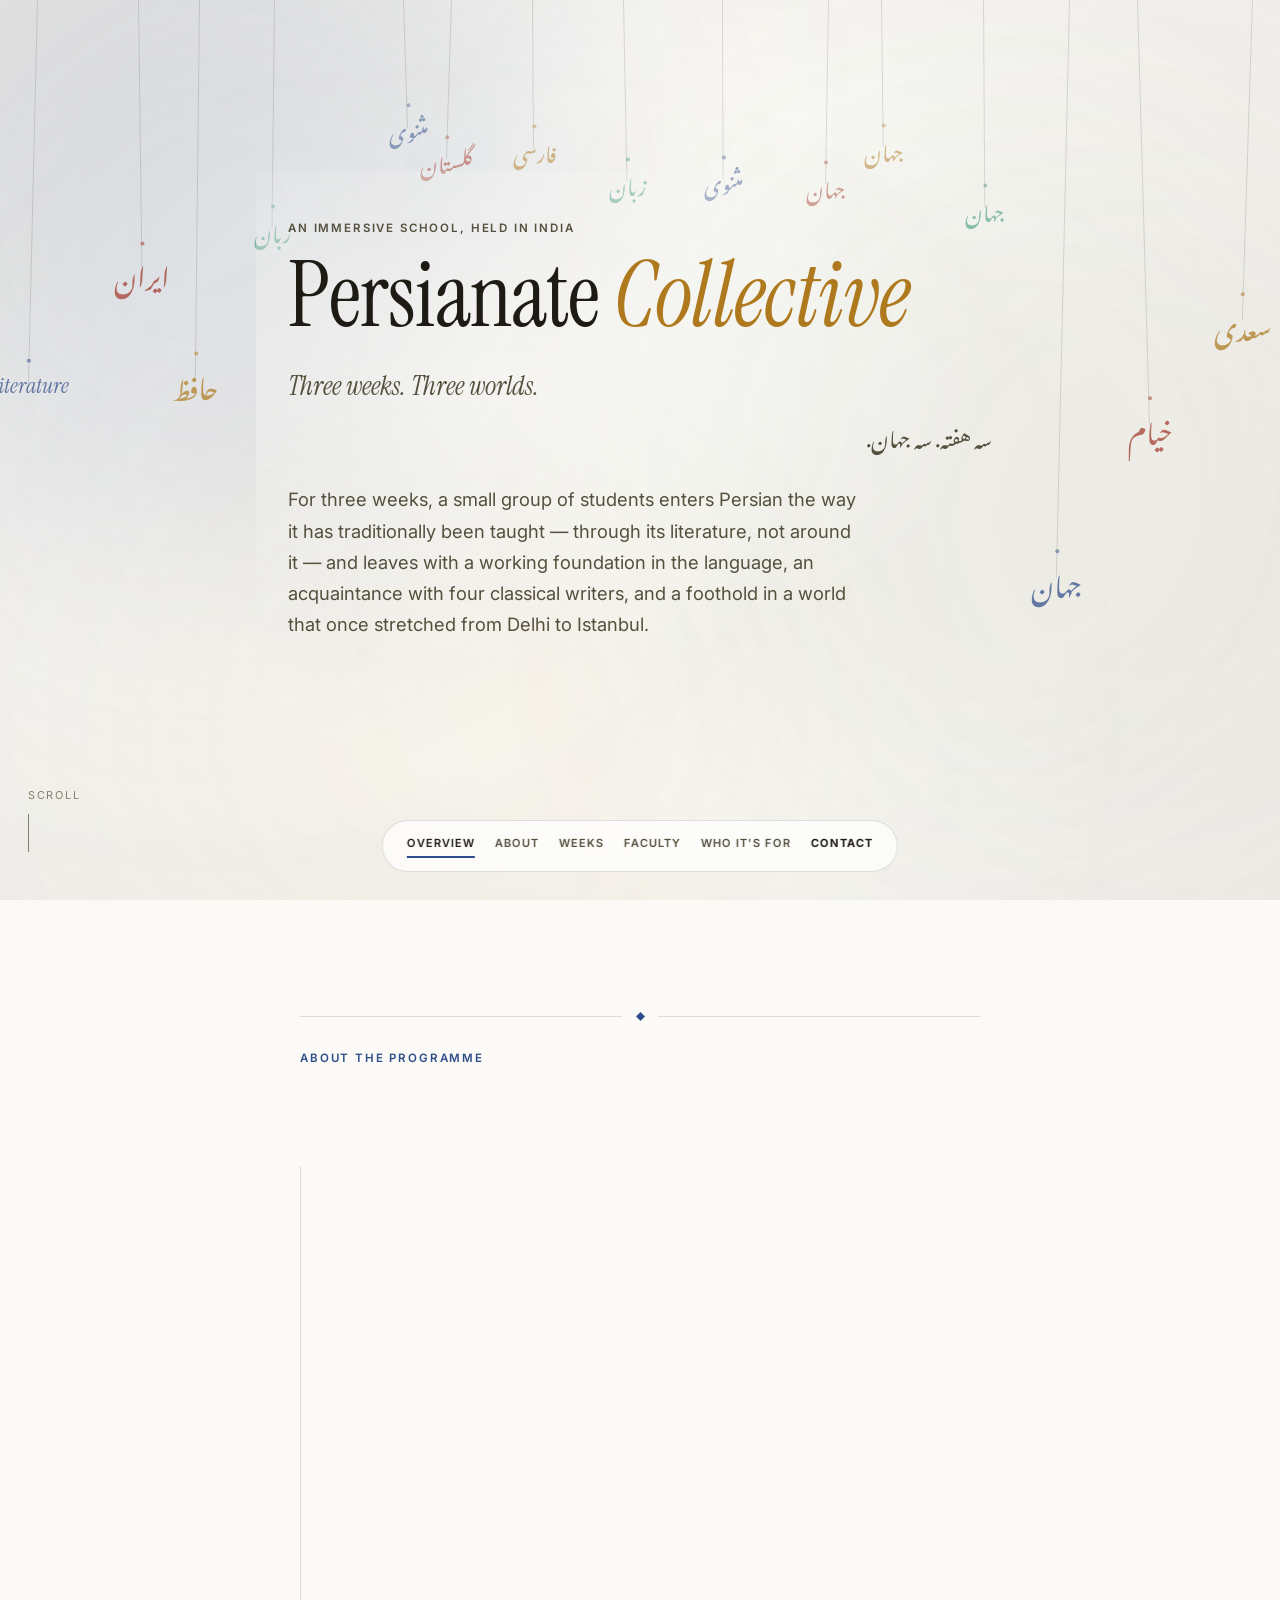
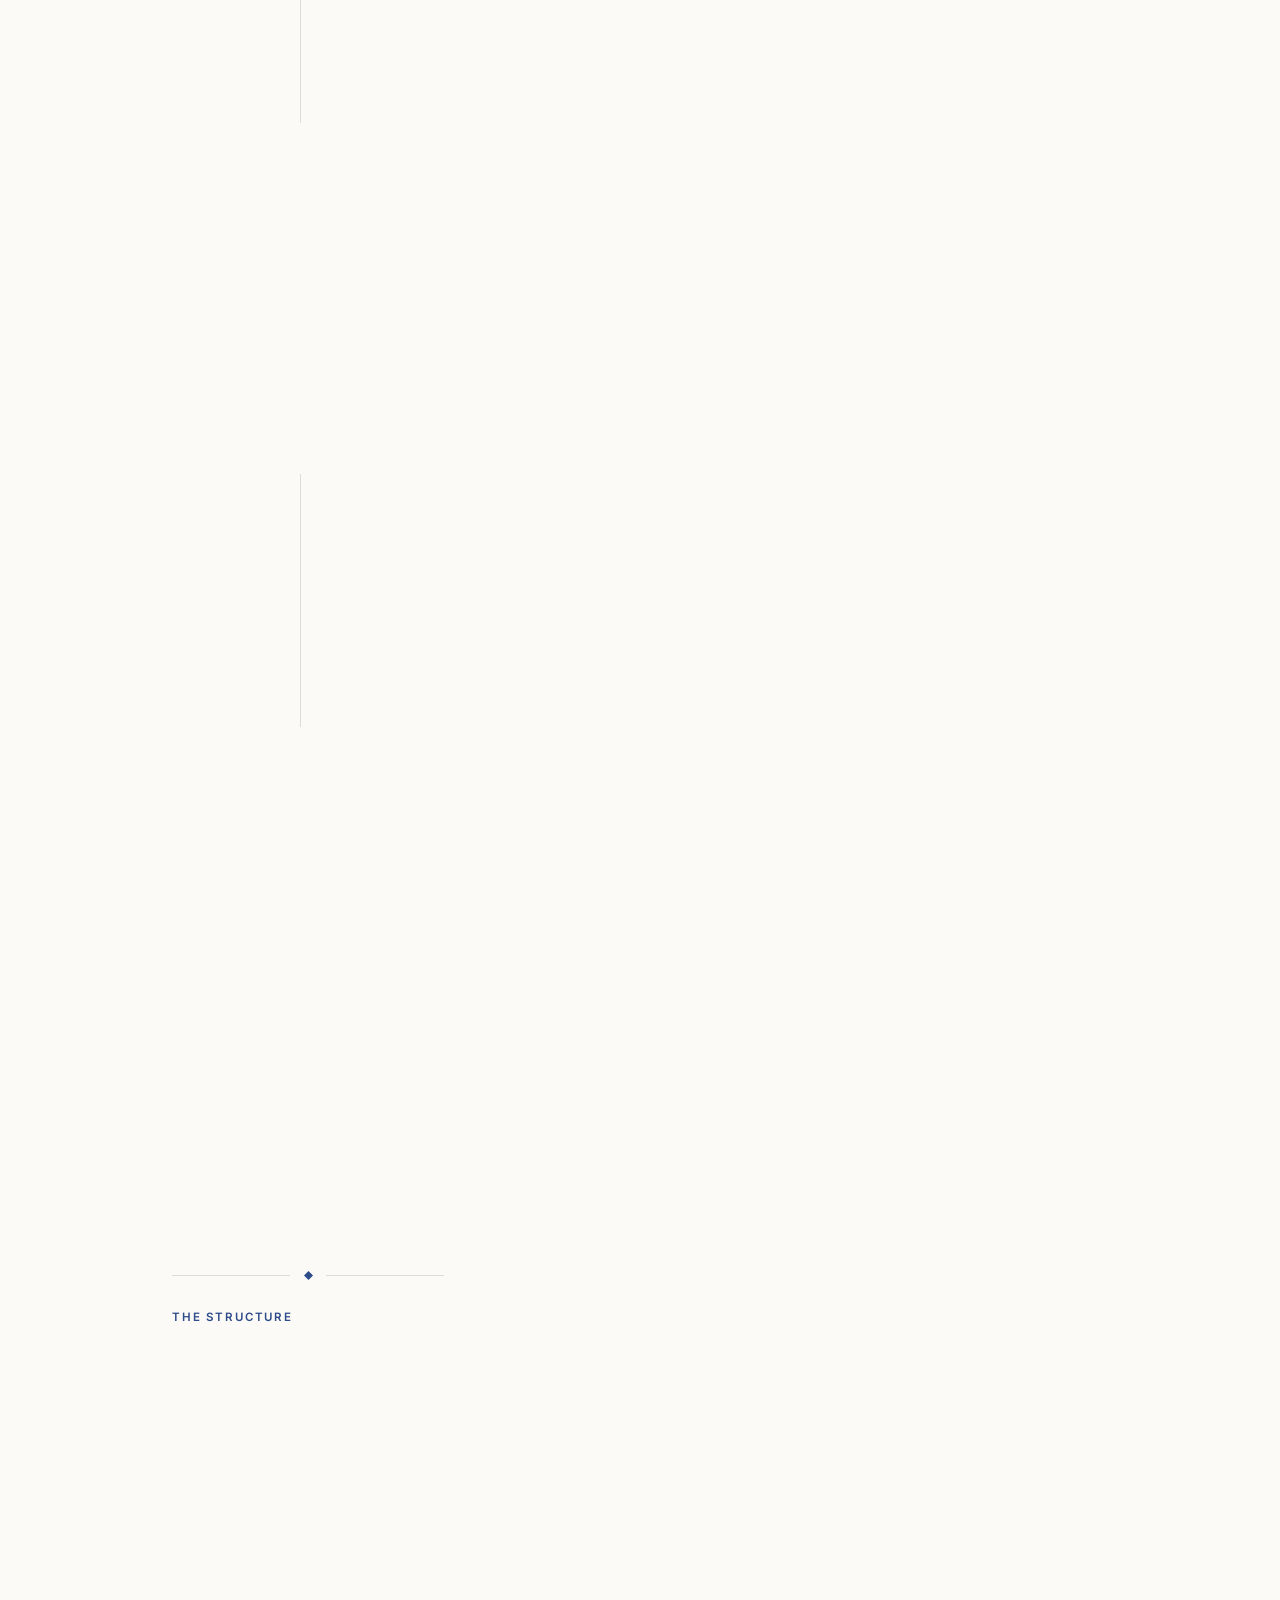
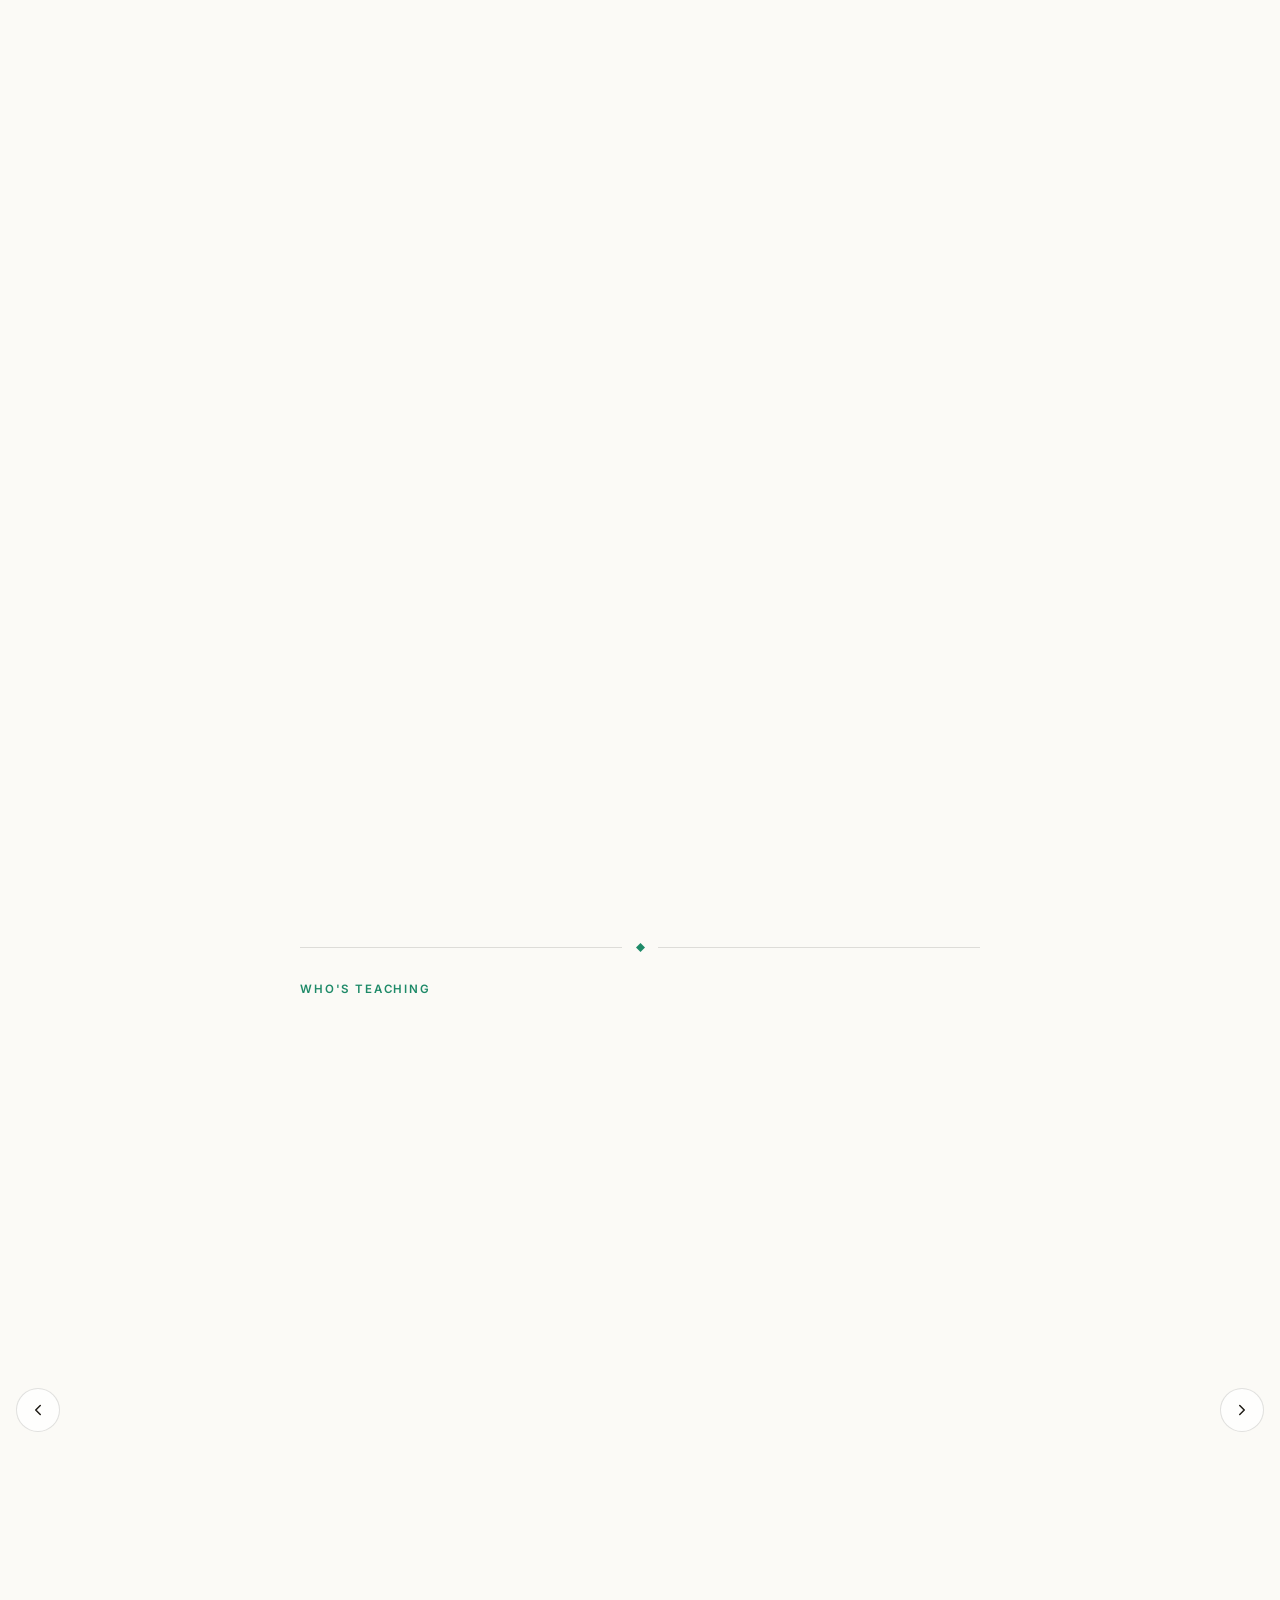
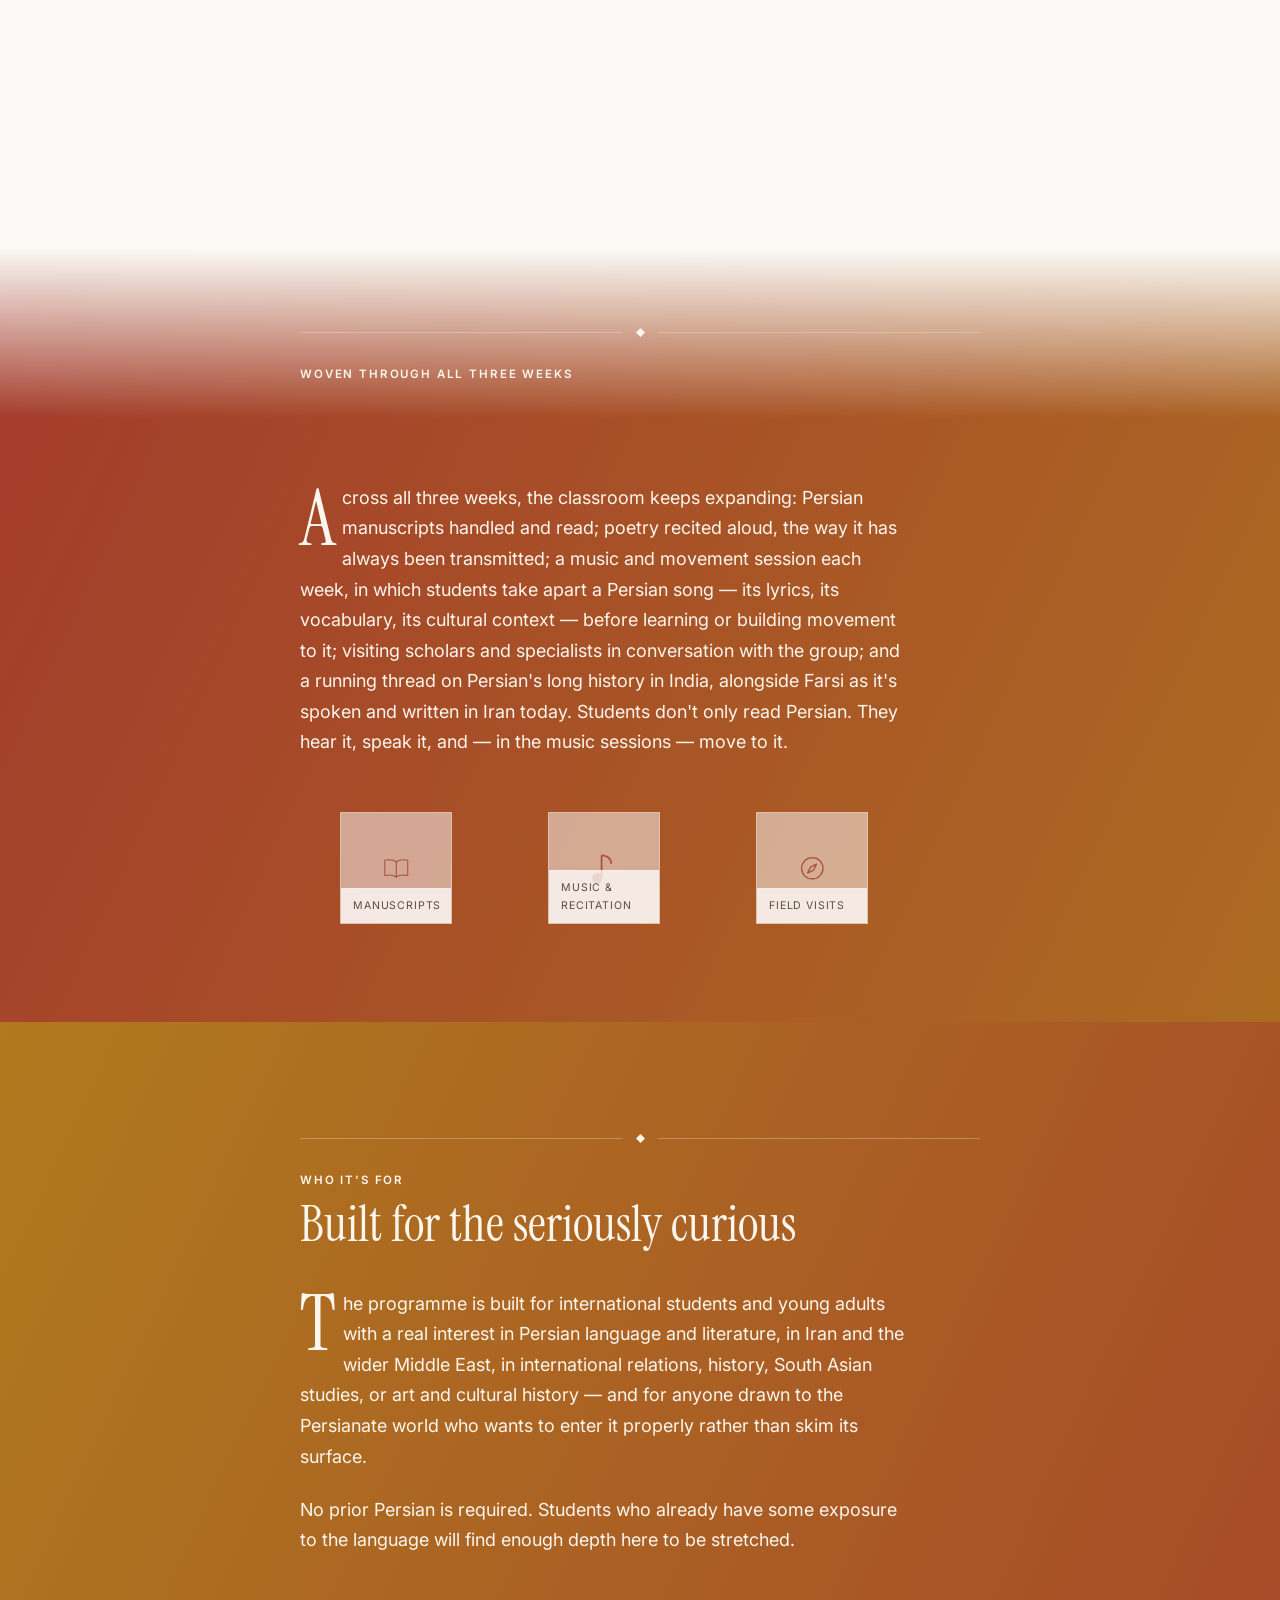
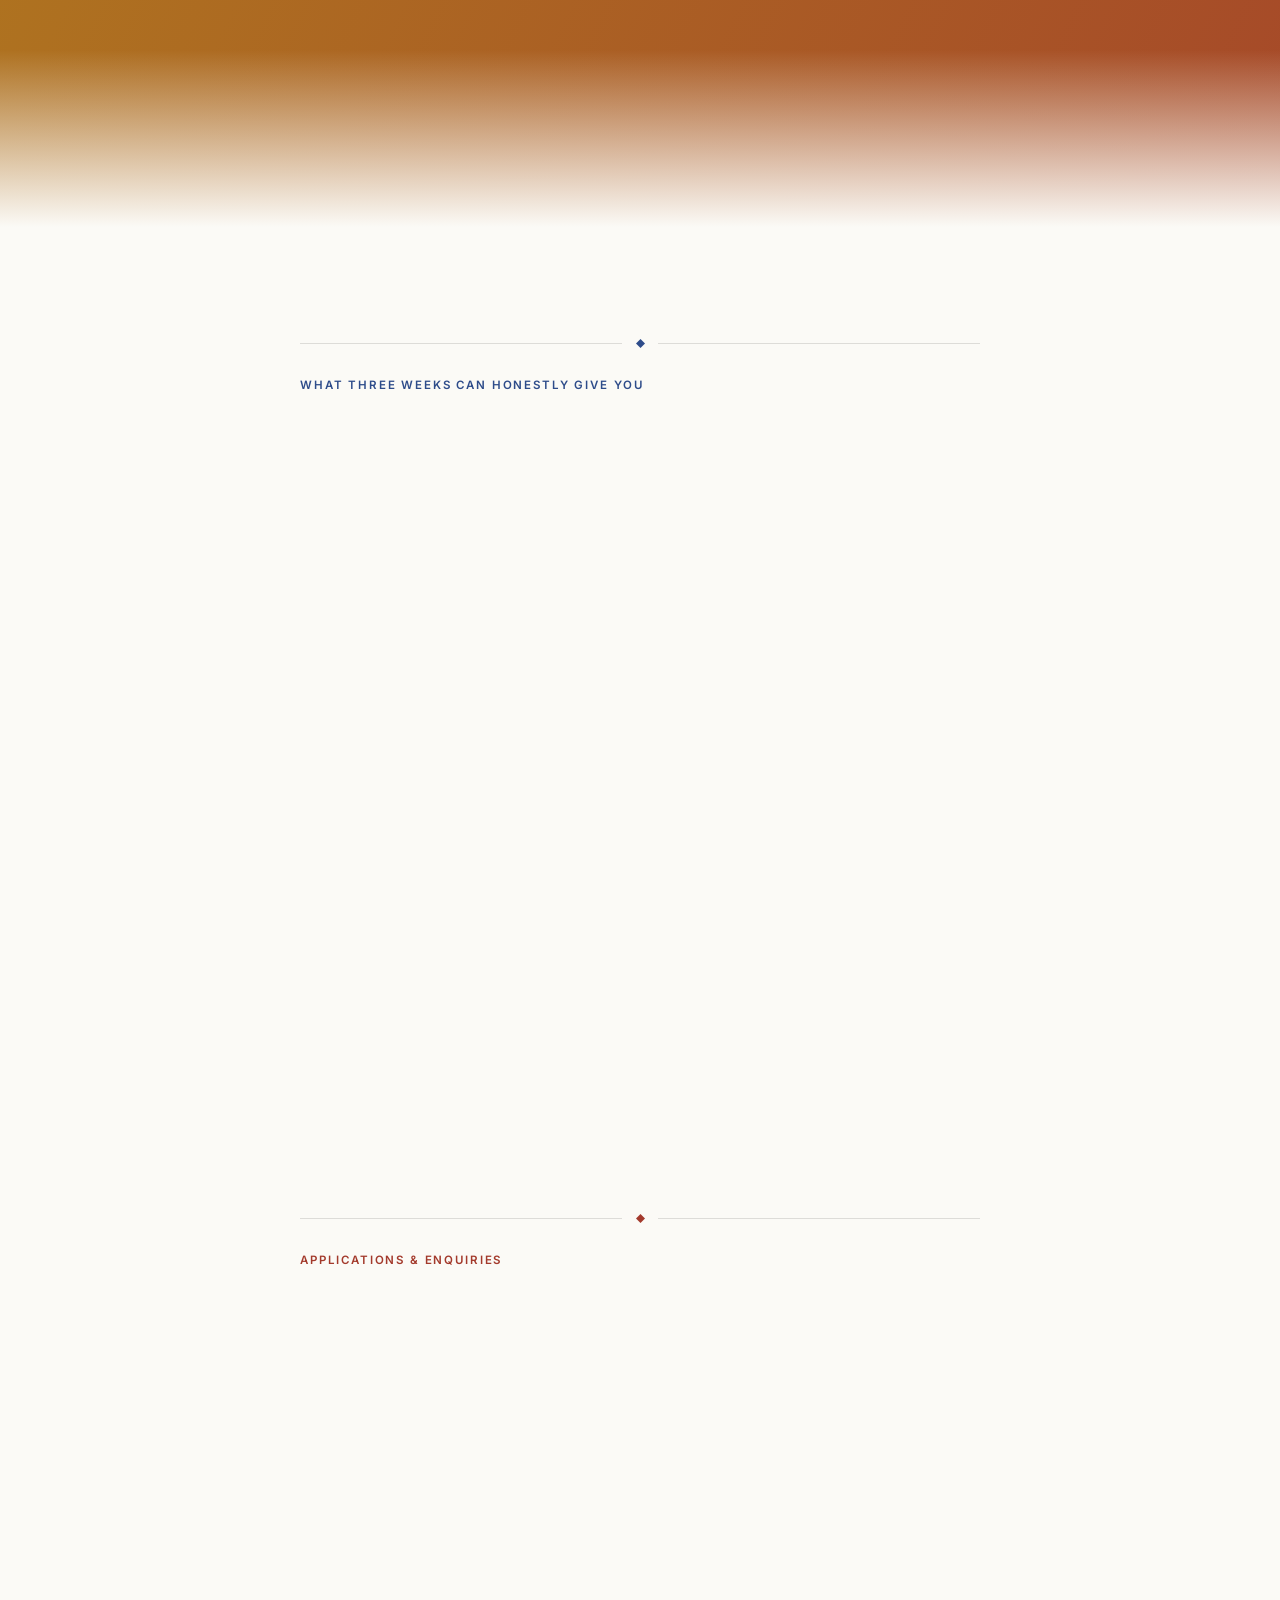
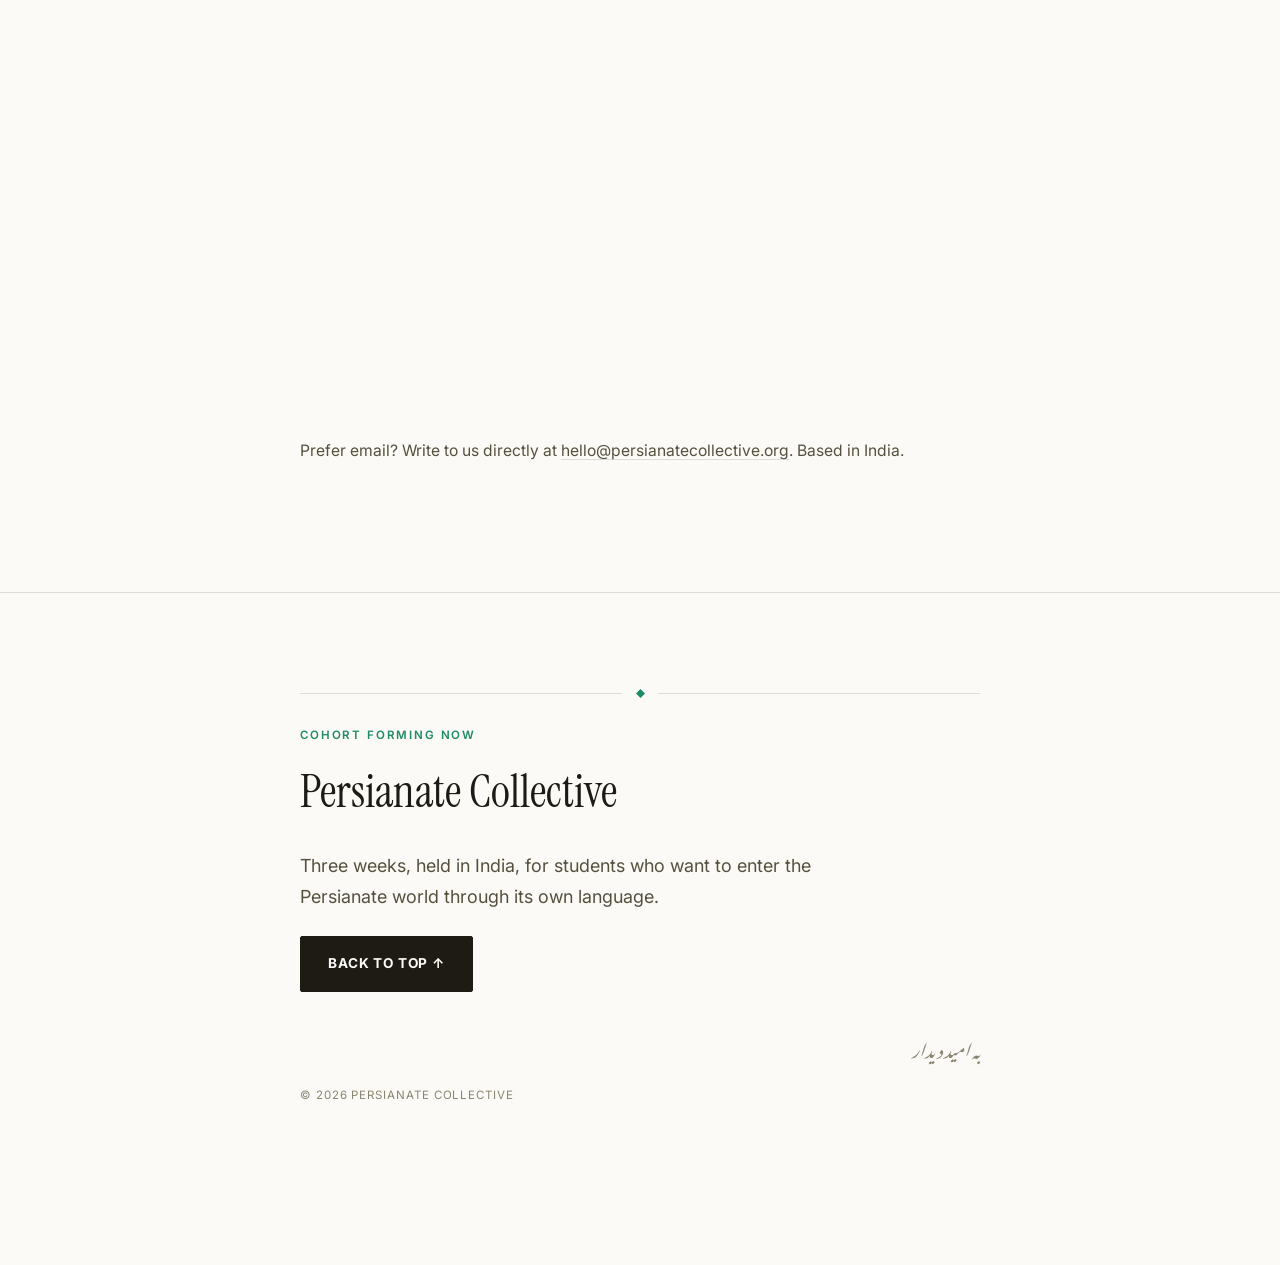
<file: index.html>
<!doctype html>
<html lang="en">
<head>
<meta charset="UTF-8">
<meta name="viewport" content="width=device-width, initial-scale=1">
<title>Persianate Collective — An Immersive School of Persian Language &amp; Literature, in India</title>
<meta name="description" content="A three-week immersive school in India where students learn Persian through literature and enter the wider Persianate world through language, history, music, movement and culture.">
<meta name="theme-color" content="#FBFAF6">
<link rel="icon" href="data:image/svg+xml,%3Csvg xmlns='http://www.w3.org/2000/svg' viewBox='0 0 10 10'%3E%3Crect width='10' height='10' fill='%23FBFAF6'/%3E%3Cpath d='M5 1L9 5L5 9L1 5Z' fill='%232E4C8A'/%3E%3C/svg%3E">
<link rel="preconnect" href="https://fonts.googleapis.com">
<link rel="preconnect" href="https://fonts.gstatic.com" crossorigin>
<link href="https://fonts.googleapis.com/css2?family=Instrument+Serif:ital@0;1&amp;family=Inter:wght@400;500;600;700&amp;family=Noto+Nastaliq+Urdu:wght@400;700&amp;family=Vazirmatn:wght@400;500;600&amp;display=swap" rel="stylesheet">
<link rel="stylesheet" href="css/styles.css">
</head>
<body>

<div class="aurora" aria-hidden="true">
  <span class="aurora__blob aurora__blob--a"></span>
  <span class="aurora__blob aurora__blob--b"></span>
  <span class="aurora__blob aurora__blob--c"></span>
  <span class="aurora__blob aurora__blob--d"></span>
</div>

<header class="hero" id="top" data-nav-track="true" data-accent="lapis">
  <div class="hero-strings" id="hero-strings" aria-hidden="true"></div>
  <div class="hero__inner">
    <p class="eyebrow hero__eyebrow">An immersive school, held in India</p>
    <h1 class="hero__title" id="hero-title">Persianate <em>Collective</em></h1>
    <p class="hero__sub" id="hero-sub">Three weeks. Three worlds.</p>
    <p class="hero__sub-gloss" lang="fa" dir="rtl">سه هفته. سه جهان.</p>
    <p class="hero__intro hero-fade">For three weeks, a small group of students enters Persian the way it has traditionally been taught — through its literature, not around it — and leaves with a working foundation in the language, an acquaintance with four classical writers, and a foothold in a world that once stretched from Delhi to Istanbul.</p>
  </div>
  <div class="hero__scroll" aria-hidden="true">
    <span>Scroll</span>
    <span class="line"></span>
  </div>
</header>

<section id="about" class="section" data-accent="lapis" data-nav-track="true">
  <div class="container">
    <div class="ornament" aria-hidden="true">
      <svg width="9" height="9" viewBox="0 0 10 10" fill="none" focusable="false"><path d="M5 0L10 5L5 10L0 5Z" fill="currentColor"/></svg>
    </div>
    <p class="eyebrow">About the programme</p>
    <h2 class="section__title reveal">Not merely a language school</h2>

    <div class="beats">
      <p class="beat beat--lead reveal">Persianate Collective is a three-week school of Persian language, literature and culture, taught in India to an international group of students.</p>
      <p class="beat reveal">Most language programmes begin with grammar and hope that culture arrives later, if it arrives at all.</p>
      <p class="beat reveal">We begin from the opposite premise: that Persian is best learned through the texts, sounds and habits of mind Persian speakers have used to think for the better part of a millennium.</p>
      <p class="beat beat--emphasis reveal">A student who has recited a line of Hafez before they can order tea has learned something a textbook cannot teach.</p>
      <p class="beat reveal">We are not, in other words, simply a Persian language school. Grammar and script are the entry point, not the destination.</p>
    </div>

    <div class="text-list reveal">
      <p class="text-list__label">The four texts</p>
      <ul class="text-list__items">
        <li><span class="text-list__title">Golestān</span><span class="gloss" lang="fa" dir="rtl">گلستان</span><span class="text-list__author">Saʿdī</span></li>
        <li><span class="text-list__title">Masnavi</span><span class="gloss" lang="fa" dir="rtl">مثنوی</span><span class="text-list__author">Rumi</span></li>
        <li><span class="text-list__title">Rubaiyat</span><span class="gloss" lang="fa" dir="rtl">رباعیات</span><span class="text-list__author">Khayyam</span></li>
        <li><span class="text-list__title">Ghazals</span><span class="gloss" lang="fa" dir="rtl">غزل</span><span class="text-list__author">Hafez</span></li>
      </ul>
    </div>

    <div class="beats">
      <p class="beat reveal">Students meet all four first in translation, then, in fragments, in the original.</p>
      <p class="beat reveal">Manuscripts, recitation, music and the movement built to carry it, and conversations with scholars and specialists, sit alongside the texts.</p>
      <p class="beat beat--emphasis reveal">Persian, on this programme, is heard and spoken as often as it is read.</p>
    </div>

    <figure class="plate plate--wide reveal" aria-hidden="true">
      <svg viewBox="0 0 48 48" stroke-width="2.2" stroke-linecap="round" stroke-linejoin="round"><path d="M40 8c-14 2-24 12-28 30l-4 2 2-4C14 22 24 12 38 8z" stroke="currentColor" fill="none"/><path d="M8 40l6-6" stroke="currentColor" fill="none"/></svg>
      <figcaption class="plate__caption">Photograph — manuscript folio (placeholder)</figcaption>
    </figure>
  </div>
</section>

<section id="weeks" class="section" data-accent="lapis" data-nav-track="true">
  <div class="container container--weeks">
    <div class="weeks-grid">
      <div class="weeks-intro">
        <div class="ornament" aria-hidden="true">
          <svg width="9" height="9" viewBox="0 0 10 10" fill="none" focusable="false"><path d="M5 0L10 5L5 10L0 5Z" fill="currentColor"/></svg>
        </div>
        <p class="eyebrow">The structure</p>
        <h2 class="section__title reveal">Three weeks. Three worlds.</h2>
        <p class="prose-lead reveal">The programme follows one throughline — language into literature into world — and each week carries its own weight.</p>
      </div>

      <div class="weeks-list">
        <article class="week reveal" data-accent="lapis">
          <p class="week__num">01</p>
          <p class="week__title">Language <span class="gloss" lang="fa" dir="rtl">زبان</span></p>
          <p>Week one builds the foundation: script, pronunciation, core vocabulary and grammar, enough to begin reading simple Persian unassisted. The aim isn't mastery. It's sufficiency — enough of the language, quickly enough, that week two has something real to work with.</p>
        </article>
        <article class="week reveal" data-accent="madder">
          <p class="week__num">02</p>
          <p class="week__title">Literature <span class="gloss" lang="fa" dir="rtl">ادبیات</span></p>
          <p>Week two puts that foundation to use. Students read Saʿdī, Rumi, Khayyam and Hafez with the Persian they now have, moving between the original and its translation to see what each loses and gains. The texts are read as literature, not as language drills — for their stories, their metaphors, their long argument with each other across centuries — with grammar taught through them rather than before them.</p>
        </article>
        <article class="week reveal" data-accent="saffron">
          <p class="week__num">03</p>
          <p class="week__title">World <span class="gloss" lang="fa" dir="rtl">جهان</span></p>
          <p>Week three moves outside the classroom, into Persianate India and contemporary Iran: basic Farsi news, music and poetry heard rather than read, conversations with scholars, and field visits that place the language in the world it actually lives in. By the end of the week, Persian has stopped being a subject and started being a way of encountering things.</p>
        </article>
      </div>
    </div>
  </div>
</section>

<section id="faculty" class="section section--faculty" data-accent="emerald" data-nav-track="true">
  <div class="container">
    <div class="ornament" aria-hidden="true">
      <svg width="9" height="9" viewBox="0 0 10 10" fill="none" focusable="false"><path d="M5 0L10 5L5 10L0 5Z" fill="currentColor"/></svg>
    </div>
    <p class="eyebrow">Who's teaching</p>
    <h2 class="section__title reveal">The faculty</h2>
    <p class="prose-lead reveal">Placeholder profiles for now — swap in real photographs and biographies before this goes live. Click a card to see how the expanded layout reads.</p>
  </div>

  <div class="faculty-carousel">
    <div class="faculty-carousel__track" id="faculty-track">
      <button type="button" class="faculty-card reveal" aria-haspopup="dialog"
        data-name="Faculty Name" data-role="Persian Language" data-gloss="استاد زبان"
        data-bio="Add a short biography here — background, qualifications, and what this instructor brings to the language sessions.">
        <span class="faculty-card__plate" aria-hidden="true">
          <svg viewBox="0 0 60 72" fill="currentColor"><circle cx="30" cy="24" r="16"/><path d="M4 70c0-16 11.6-26 26-26s26 10 26 26"/></svg>
        </span>
        <span class="faculty-card__name">Faculty Name</span>
        <span class="faculty-card__role">Persian Language</span>
        <span class="faculty-card__hint">View profile →</span>
      </button>

      <button type="button" class="faculty-card reveal" aria-haspopup="dialog"
        data-name="Faculty Name" data-role="Classical Literature" data-gloss="استاد ادبیات"
        data-bio="Add a short biography here — background, qualifications, and what this instructor brings to the literature sessions.">
        <span class="faculty-card__plate" aria-hidden="true">
          <svg viewBox="0 0 60 72" fill="currentColor"><circle cx="30" cy="24" r="16"/><path d="M4 70c0-16 11.6-26 26-26s26 10 26 26"/></svg>
        </span>
        <span class="faculty-card__name">Faculty Name</span>
        <span class="faculty-card__role">Classical Literature</span>
        <span class="faculty-card__hint">View profile →</span>
      </button>

      <button type="button" class="faculty-card reveal" aria-haspopup="dialog"
        data-name="Faculty Name" data-role="Music &amp; Movement" data-gloss="استاد موسیقی"
        data-bio="Add a short biography here — background, qualifications, and what this instructor brings to the music and movement sessions.">
        <span class="faculty-card__plate" aria-hidden="true">
          <svg viewBox="0 0 60 72" fill="currentColor"><circle cx="30" cy="24" r="16"/><path d="M4 70c0-16 11.6-26 26-26s26 10 26 26"/></svg>
        </span>
        <span class="faculty-card__name">Faculty Name</span>
        <span class="faculty-card__role">Music &amp; Movement</span>
        <span class="faculty-card__hint">View profile →</span>
      </button>

      <button type="button" class="faculty-card reveal" aria-haspopup="dialog"
        data-name="Faculty Name" data-role="Visiting Scholar" data-gloss="استاد میهمان"
        data-bio="Add a short biography here — background, area of specialism, and the session or conversation they'll lead in week three.">
        <span class="faculty-card__plate" aria-hidden="true">
          <svg viewBox="0 0 60 72" fill="currentColor"><circle cx="30" cy="24" r="16"/><path d="M4 70c0-16 11.6-26 26-26s26 10 26 26"/></svg>
        </span>
        <span class="faculty-card__name">Faculty Name</span>
        <span class="faculty-card__role">Visiting Scholar</span>
        <span class="faculty-card__hint">View profile →</span>
      </button>
    </div>
    <button type="button" class="faculty-carousel__arrow faculty-carousel__arrow--prev" id="faculty-prev" aria-label="Previous faculty member">
      <svg width="18" height="18" viewBox="0 0 24 24" fill="none" stroke="currentColor" stroke-width="2" stroke-linecap="round" stroke-linejoin="round"><path d="M15 18l-6-6 6-6"/></svg>
    </button>
    <button type="button" class="faculty-carousel__arrow faculty-carousel__arrow--next" id="faculty-next" aria-label="Next faculty member">
      <svg width="18" height="18" viewBox="0 0 24 24" fill="none" stroke="currentColor" stroke-width="2" stroke-linecap="round" stroke-linejoin="round"><path d="M9 18l6-6-6-6"/></svg>
    </button>
  </div>
</section>

<section id="texture" class="section section--tight section--bold" data-accent="madder">
  <div class="container">
    <div class="ornament" aria-hidden="true">
      <svg width="9" height="9" viewBox="0 0 10 10" fill="none" focusable="false"><path d="M5 0L10 5L5 10L0 5Z" fill="currentColor"/></svg>
    </div>
    <p class="eyebrow">Woven through all three weeks</p>
    <h2 class="section__title reveal">The texture of the programme</h2>
    <div class="prose reveal">
      <p>Across all three weeks, the classroom keeps expanding: Persian manuscripts handled and read; poetry recited aloud, the way it has always been transmitted; a music and movement session each week, in which students take apart a Persian song — its lyrics, its vocabulary, its cultural context — before learning or building movement to it; visiting scholars and specialists in conversation with the group; and a running thread on Persian's long history in India, alongside Farsi as it's spoken and written in Iran today. Students don't only read Persian. They hear it, speak it, and — in the music sessions — move to it.</p>
    </div>
    <div class="plate-row reveal">
      <figure class="plate plate--square" aria-hidden="true">
        <svg viewBox="0 0 60 48" stroke-width="2.2" stroke-linecap="round" stroke-linejoin="round"><path d="M30 10C24 6 14 5 6 7v32c8-2 18-1 24 3 6-4 16-5 24-3V7c-8-2-18-1-24 3z" stroke="currentColor" fill="none"/><path d="M30 10v32" stroke="currentColor" fill="none"/></svg>
        <figcaption class="plate__caption">Manuscripts</figcaption>
      </figure>
      <figure class="plate plate--square" aria-hidden="true">
        <svg viewBox="0 0 40 48" fill="currentColor"><circle cx="10" cy="38" r="7"/><rect x="15" y="6" width="2.4" height="33"/><path d="M17.4 6c8 1 12 5 12 11" stroke="currentColor" stroke-width="2.4" fill="none" stroke-linecap="round"/></svg>
        <figcaption class="plate__caption">Music &amp; recitation</figcaption>
      </figure>
      <figure class="plate plate--square" aria-hidden="true">
        <svg viewBox="0 0 48 48" stroke-width="2.2" stroke-linecap="round" stroke-linejoin="round"><circle cx="24" cy="24" r="18" stroke="currentColor" fill="none"/><path d="M31 17l-5 10-10 5 5-10 10-5z" stroke="currentColor" fill="none"/></svg>
        <figcaption class="plate__caption">Field visits</figcaption>
      </figure>
    </div>
  </div>
</section>

<section id="who" class="section section--bold" data-accent="saffron" data-nav-track="true">
  <div class="container">
    <div class="ornament" aria-hidden="true">
      <svg width="9" height="9" viewBox="0 0 10 10" fill="none" focusable="false"><path d="M5 0L10 5L5 10L0 5Z" fill="currentColor"/></svg>
    </div>
    <p class="eyebrow">Who it's for</p>
    <h2 class="section__title reveal">Built for the seriously curious</h2>
    <div class="prose reveal">
      <p>The programme is built for international students and young adults with a real interest in Persian language and literature, in Iran and the wider Middle East, in international relations, history, South Asian studies, or art and cultural history — and for anyone drawn to the Persianate world who wants to enter it properly rather than skim its surface.</p>
      <p>No prior Persian is required. Students who already have some exposure to the language will find enough depth here to be stretched.</p>
    </div>
    <ul class="tag-row reveal">
      <li class="tag">Persian Language</li>
      <li class="tag">Persian Literature</li>
      <li class="tag">Iran &amp; the Middle East</li>
      <li class="tag">International Relations</li>
      <li class="tag">History</li>
      <li class="tag">South Asian Studies</li>
      <li class="tag">Art &amp; Cultural History</li>
    </ul>
  </div>
</section>

<section id="why" class="section" data-accent="lapis">
  <div class="container">
    <div class="ornament" aria-hidden="true">
      <svg width="9" height="9" viewBox="0 0 10 10" fill="none" focusable="false"><path d="M5 0L10 5L5 10L0 5Z" fill="currentColor"/></svg>
    </div>
    <p class="eyebrow">What three weeks can honestly give you</p>
    <h2 class="section__title reveal">We won't promise fluency</h2>

    <div class="faq-list reveal">
      <div class="faq-item">
        <button type="button" class="faq-item__q" aria-expanded="false">
          <span>Will I be fluent in Persian after three weeks?</span>
          <span class="faq-item__icon" aria-hidden="true"></span>
        </button>
        <div class="faq-item__a">
          <div class="faq-item__a-inner">
            <p>No — and any programme that promises that isn't being straight with you. Three weeks gives you a real foundation, not fluency.</p>
          </div>
        </div>
      </div>

      <div class="faq-item">
        <button type="button" class="faq-item__q" aria-expanded="false">
          <span>What will I actually be able to do by the end?</span>
          <span class="faq-item__icon" aria-hidden="true"></span>
        </button>
        <div class="faq-item__a">
          <div class="faq-item__a-inner">
            <p>Read simple Persian. Speak with a working introduction to four major classical writers. Follow Persian's long history in India. Open a window onto contemporary Iran and its news.</p>
          </div>
        </div>
      </div>

      <div class="faq-item">
        <button type="button" class="faq-item__q" aria-expanded="false">
          <span>Who will I be spending these three weeks with?</span>
          <span class="faq-item__icon" aria-hidden="true"></span>
        </button>
        <div class="faq-item__a">
          <div class="faq-item__a-inner">
            <p>Scholars and artists, as much as fellow students — the programme is built around that company as much as the classroom.</p>
          </div>
        </div>
      </div>

      <div class="faq-item">
        <button type="button" class="faq-item__q" aria-expanded="false">
          <span>What's the one thing that matters most, after the three weeks end?</span>
          <span class="faq-item__icon" aria-hidden="true"></span>
        </button>
        <div class="faq-item__a">
          <div class="faq-item__a-inner">
            <p>More durable than any single skill on this list: the tools and the curiosity to keep going.</p>
          </div>
        </div>
      </div>
    </div>

    <blockquote class="pullquote reveal">Language into literature into world.</blockquote>
  </div>
</section>

<section id="contact" class="section" data-accent="madder" data-nav-track="true">
  <div class="container">
    <div class="ornament" aria-hidden="true">
      <svg width="9" height="9" viewBox="0 0 10 10" fill="none" focusable="false"><path d="M5 0L10 5L5 10L0 5Z" fill="currentColor"/></svg>
    </div>
    <p class="eyebrow">Applications &amp; enquiries</p>
    <h2 class="section__title reveal">Begin the conversation</h2>
    <p class="prose-lead reveal">Tell us about your interest in Persian — your background with the language, if any, and when you're hoping to join us. We read and reply to every enquiry.</p>

    <form class="form reveal" id="enquiry-form" novalidate>
      <div class="field">
        <label for="name">Full name</label>
        <input type="text" id="name" name="name" autocomplete="name" required>
      </div>
      <div class="field">
        <label for="email">Email</label>
        <input type="email" id="email" name="email" autocomplete="email" required>
      </div>
      <div class="field">
        <label for="level">Your Persian, currently</label>
        <select id="level" name="level">
          <option value="new">New to Persian</option>
          <option value="some">Some prior exposure</option>
          <option value="advanced">Advanced beginner or beyond</option>
        </select>
      </div>
      <div class="field">
        <label for="message">Tell us about your interest</label>
        <textarea id="message" name="message" rows="5" required></textarea>
      </div>
      <button type="submit" class="btn">Send enquiry</button>
    </form>

    <div class="form__success" id="form-success" hidden>Thank you — we've received your note and will be in touch soon.</div>

    <p class="form__note">Prefer email? Write to us directly at <a class="text-link" href="mailto:hello@persianatecollective.org">hello@persianatecollective.org</a>. Based in India.</p>
  </div>
</section>

<footer class="footer" data-accent="emerald">
  <div class="container">
    <div class="ornament" aria-hidden="true">
      <svg width="9" height="9" viewBox="0 0 10 10" fill="none" focusable="false"><path d="M5 0L10 5L5 10L0 5Z" fill="currentColor"/></svg>
    </div>
    <p class="eyebrow">Cohort forming now</p>
    <h2 class="footer__title">Persianate Collective</h2>
    <p class="footer__text">Three weeks, held in India, for students who want to enter the Persianate world through its own language.</p>
    <a class="btn" href="#top">Back to top ↑</a>
    <p class="footer__signoff" lang="fa" dir="rtl">به امید دیدار</p>
    <p class="meta">© <span id="year"></span> Persianate Collective</p>
  </div>
</footer>

<nav class="site-nav" aria-label="Section navigation">
  <a href="#top" data-section="top">Overview</a>
  <a href="#about" data-section="about">About</a>
  <a href="#weeks" data-section="weeks">Weeks</a>
  <a href="#faculty" data-section="faculty">Faculty</a>
  <a href="#who" data-section="who">Who it's for</a>
  <a href="#contact" data-section="contact" class="contact-link">Contact</a>
</nav>

<div class="modal-overlay" id="faculty-modal" hidden>
  <div class="modal" role="dialog" aria-modal="true" aria-labelledby="modal-name">
    <button type="button" class="modal__close" id="modal-close" aria-label="Close profile">×</button>
    <span class="modal__plate" aria-hidden="true">
      <svg viewBox="0 0 60 72" fill="currentColor"><circle cx="30" cy="24" r="16"/><path d="M4 70c0-16 11.6-26 26-26s26 10 26 26"/></svg>
    </span>
    <p class="eyebrow modal__role" id="modal-role"></p>
    <h3 class="modal__name" id="modal-name"></h3>
    <p class="modal__gloss" id="modal-gloss" lang="fa" dir="rtl"></p>
    <p class="modal__bio" id="modal-bio"></p>
  </div>
</div>

<script src="js/script.js"></script>
</body>
</html>
</file>
<file: css/styles.css>
/* ============================================================
   Persianate Collective — v4
   Soft white ground, a barely-there pastel wash of lapis / madder
   / saffron / emerald drifting behind everything, and a hero title
   whose letters idle in a continuous wave, like a string settling
   into a standing vibration rather than a stack of masks lifting.
   ============================================================ */

:root{
  --bg: #FBFAF6;
  --bg-raised: #FFFFFF;
  --text: #1E1B15;
  --text-soft: #55503E;
  --text-faint: #8A8570;
  --rule: rgba(30, 27, 21, 0.13);

  --lapis: #2E4C8A;
  --madder: #A33A2C;
  --saffron: #B07A1E;
  --emerald: #1E8A68;

  --nav-accent: var(--lapis);
  --measure: 38rem;

  --display-font: "Instrument Serif", Georgia, "Times New Roman", serif;
  --body-font: "Inter", -apple-system, BlinkMacSystemFont, sans-serif;
  --utility-font: "Inter", -apple-system, BlinkMacSystemFont, sans-serif;
  --script-font: "Noto Nastaliq Urdu", serif;
  --fa-font: "Vazirmatn", "Noto Nastaliq Urdu", sans-serif;
}

*, *::before, *::after{ box-sizing: border-box; }
html{ scroll-behavior: smooth; }

body{
  margin: 0;
  background: var(--bg);
  color: var(--text);
  font-family: var(--body-font);
  font-size: 1.125rem;
  line-height: 1.7;
  -webkit-font-smoothing: antialiased;
  text-rendering: optimizeLegibility;
  position: relative;
}

img{ max-width: 100%; display: block; }
a{ color: inherit; }

/* ---------- Soft gradient wash ---------- */
.aurora{ position: fixed; inset: 0; z-index: 0; overflow: hidden; background: var(--bg); }
.aurora__blob{
  position: absolute;
  width: 56vmax; height: 56vmax;
  border-radius: 50%;
  filter: blur(130px);
  opacity: 0.07;
  mix-blend-mode: multiply;
  transition: opacity 2.8s ease;
  will-change: transform, opacity;
}
.aurora__blob--a{ background: var(--lapis); top: -16%; left: -12%; animation: driftA 75s ease-in-out infinite; }
.aurora__blob--b{ background: var(--madder); top: 18%; right: -18%; animation: driftB 85s ease-in-out infinite; }
.aurora__blob--c{ background: var(--saffron); bottom: -20%; left: 8%; animation: driftC 95s ease-in-out infinite; }
.aurora__blob--d{ background: var(--emerald); bottom: 6%; right: -6%; animation: driftD 80s ease-in-out infinite; opacity: 0.06; }
@keyframes driftA{ 0%,100%{ transform: translate(0,0) scale(1); } 50%{ transform: translate(4vw,5vh) scale(1.08); } }
@keyframes driftB{ 0%,100%{ transform: translate(0,0) scale(1); } 50%{ transform: translate(-5vw,3vh) scale(0.95); } }
@keyframes driftC{ 0%,100%{ transform: translate(0,0) scale(1); } 50%{ transform: translate(3vw,-4vh) scale(1.05); } }
@keyframes driftD{ 0%,100%{ transform: translate(0,0) scale(1); } 50%{ transform: translate(-3vw,-5vh) scale(1.03); } }
body::before{
  content: "";
  position: fixed; inset: 0; z-index: 3; pointer-events: none;
  opacity: 0.045;
  mix-blend-mode: multiply;
  background-image: url("data:image/svg+xml,%3Csvg xmlns='http://www.w3.org/2000/svg' width='140' height='140'%3E%3Cfilter id='n'%3E%3CfeTurbulence type='fractalNoise' baseFrequency='0.9' numOctaves='2' stitchTiles='stitch'/%3E%3CfeColorMatrix type='matrix' values='0 0 0 0 0.15 0 0 0 0 0.12 0 0 0 0 0.08 0 0 0 0.4 0'/%3E%3C/filter%3E%3Crect width='100%25' height='100%25' filter='url(%23n)'/%3E%3C/svg%3E");
}
body::after{
  content: "";
  position: fixed; inset: 0; z-index: 2; pointer-events: none;
  background: radial-gradient(ellipse at center, rgba(30,27,21,0) 55%, rgba(30,27,21,0.05) 100%);
}
@media (max-width: 640px){ .aurora__blob{ width: 80vmax; height: 80vmax; } }

.container{ max-width: 46rem; margin: 0 auto; padding: 0 1.75rem; }

/* ---------- Eyebrow labels ---------- */
.eyebrow{
  font-family: var(--utility-font);
  font-size: 0.72rem; font-weight: 600; letter-spacing: 0.16em; text-transform: uppercase;
  color: var(--section-accent, var(--text-soft));
  margin: 0;
}

/* ---------- Ornament divider ---------- */
.ornament{ display: flex; align-items: center; gap: 0.85rem; margin: 0 0 1.75rem; color: var(--section-accent, var(--text-faint)); position: relative; z-index: 1; }
.ornament::before, .ornament::after{ content: ""; flex: 1; height: 1px; background: var(--rule); }
.ornament svg{ flex: none; }

/* ---------- Accent binding per section ---------- */
[data-accent="lapis"]{ --section-accent: var(--lapis); }
[data-accent="madder"]{ --section-accent: var(--madder); }
[data-accent="saffron"]{ --section-accent: var(--saffron); }
[data-accent="emerald"]{ --section-accent: var(--emerald); }

/* ---------- Bold accent sections — a hard colour cut, not a bg wash ---------- */
.section--bold{
  --accent-alt: var(--saffron);
  background-size: 100% 100%, 260% 260%;
  background-repeat: no-repeat, no-repeat;
  animation: fluidShift 18s ease-in-out infinite;
  color: var(--text);
  --text: #FBF6EE;
  --text-soft: rgba(251, 246, 238, 0.82);
  --text-faint: rgba(251, 246, 238, 0.6);
  --rule: rgba(251, 246, 238, 0.28);
}
/* Texture opens the colour passage — fades up from the page ground so
   there's no seam handing off from the white section above it. */
#texture.section--bold{
  background-image:
    linear-gradient(to bottom, var(--bg) 0%, transparent 22%),
    linear-gradient(115deg, var(--section-accent), var(--accent-alt), var(--section-accent));
}
/* Who continues the same passage (no fade at the shared edge with
   Texture) and closes it by fading back to the page ground at its foot. */
#who.section--bold{
  --accent-alt: var(--madder);
  background-image:
    linear-gradient(to bottom, transparent 78%, var(--bg) 100%),
    linear-gradient(115deg, var(--section-accent), var(--accent-alt), var(--section-accent));
}
@keyframes fluidShift{
  0%{ background-position: 0% 0%, 0% 50%; }
  50%{ background-position: 0% 0%, 100% 50%; }
  100%{ background-position: 0% 0%, 0% 50%; }
}
@media (prefers-reduced-motion: reduce){
  .section--bold{ animation: none; background-position: 0% 0%, 40% 50%; }
}
.section--bold .eyebrow,
.section--bold .ornament,
.section--bold .gloss,
.section--bold .week__num,
.section--bold .prose p:first-of-type::first-letter,
.section--bold .beat--lead::first-letter{
  color: #FBF6EE;
}
.section--bold .plate__caption{ color: #55503E; }

/* ---------- Persian glosses ---------- */
.gloss{
  font-family: var(--fa-font);
  direction: rtl; unicode-bidi: isolate;
  font-size: 0.82rem;
  color: var(--section-accent, var(--text-faint));
  margin-inline-start: 0.35rem;
  white-space: nowrap;
}
.hero__sub-gloss{
  position: relative; z-index: 2;
  font-family: var(--script-font);
  direction: rtl; unicode-bidi: isolate;
  font-size: clamp(1.05rem, 2vw, 1.3rem);
  color: var(--text-soft);
  margin: 0 0 2rem;
}

/* ---------- Letter-wave system (hero title/sub) ---------- */
.wave-letter{
  display: inline-block;
  opacity: 0;
  animation: letterWave 2.4s ease-in-out infinite;
  animation-delay: calc(var(--li, 0) * 0.05s);
  transition: opacity 0.6s ease;
  transition-delay: calc(var(--li, 0) * 0.05s);
}
@keyframes letterWave{
  0%, 100%{ transform: translateY(0); }
  50%{ transform: translateY(-0.16em); }
}
.wave-ready .wave-letter{ opacity: 1; }

/* ---------- Reveal (simple fade for everything else) ---------- */
.reveal{
  opacity: 0;
  transform: translateY(24px);
  filter: blur(7px);
  transition: opacity 0.9s ease, transform 0.9s cubic-bezier(.22,1,.36,1), filter 0.9s ease;
}
.reveal.is-visible{ opacity: 1; transform: translateY(0); filter: blur(0); }
.hero-fade{
  opacity: 0;
  transform: translateY(24px);
  filter: blur(7px);
  transition: opacity 0.9s ease, transform 0.9s cubic-bezier(.22,1,.36,1), filter 0.9s ease;
}
.hero-fade.is-visible{ opacity: 1; transform: translateY(0); filter: blur(0); }

@media (prefers-reduced-motion: reduce){
  html{ scroll-behavior: auto; }
  .reveal, .hero-fade{ opacity: 1; transform: none; filter: none; transition: none; }
  .beats .beat::before{ transition: none; }
  .wave-letter{ animation: none; transform: none; opacity: 1; transition: none; }
  .hero__scroll .line{ animation: none; }
  .aurora__blob{ animation: none; }
}

/* ---------- Hero ---------- */
.hero{ position: relative; z-index: 1; min-height: 100svh; display: flex; flex-direction: column; justify-content: center; padding: 6.5rem 1.75rem 9rem; overflow: hidden; }

/* ---------- String field: a hanging mobile of Persian words, full-bleed ---------- */
.hero-strings{ position: absolute; inset: 0; z-index: 0; overflow: hidden; }
.string-item{ position: absolute; top: 0; }
.string-rotor{ position: relative; width: 1px; background: var(--rule); transform-origin: top center; }
.string-word{
  position: absolute; bottom: 0; left: 50%;
  display: inline-block;
  white-space: nowrap;
  cursor: pointer;
  user-select: none;
  transition: filter 0.2s ease;
}
.string-word:hover{ filter: brightness(0.85); }
.string-word::before{
  content: ""; position: absolute; top: -0.5rem; left: 50%; transform: translateX(-50%);
  width: 4px; height: 4px; border-radius: 50%; background: currentColor; opacity: 0.7;
}
@media (prefers-reduced-motion: reduce){
  .string-item{ display: none; }
}

.hero__inner{ position: relative; z-index: 2; max-width: 44rem; margin: 0 auto; width: 100%; }
.hero__inner::before{
  content: "";
  position: absolute; inset: -3rem -2rem;
  background: radial-gradient(ellipse at 32% 40%, rgba(251,250,246,0.72), transparent 70%);
  z-index: -1;
}
.hero__eyebrow{ color: var(--text-soft); }
.hero__title{
  font-family: var(--display-font);
  font-weight: 400;
  font-size: clamp(2.5rem, 7vw, 5.6rem);
  line-height: 1.08;
  letter-spacing: -0.01em;
  margin: 0.6rem 0 1.1rem;
}
.hero__title em{ font-style: italic; font-weight: 400; color: var(--saffron); }
.wave-word{ display: inline-block; white-space: nowrap; }
.hero__sub{
  font-family: var(--display-font);
  font-style: italic;
  font-weight: 400;
  font-size: clamp(1.2rem, 2.4vw, 1.7rem);
  color: var(--text-soft);
  margin: 0 0 0.5rem;
}
.hero__intro{ max-width: 36rem; font-size: 1.15rem; color: var(--text-soft); margin: 0; }
.hero__cta{ margin-top: 1.75rem; }

/* ---------- Details strip — the "at a glance" facts, right below the fold ---------- */
.details-strip{ position: relative; z-index: 1; padding: 2.5rem 0; border-top: 1px solid var(--rule); border-bottom: 1px solid var(--rule); }
.details-strip__grid{ display: flex; flex-wrap: wrap; gap: 1.75rem 3rem; }
.details-strip__item{ flex: 1 1 8rem; }
.details-strip__label{
  font-family: var(--utility-font);
  font-size: 0.66rem; font-weight: 600; letter-spacing: 0.12em; text-transform: uppercase;
  color: var(--text-faint);
  margin: 0 0 0.4rem;
}
.details-strip__value{ font-family: var(--display-font); font-style: italic; font-size: 1.2rem; color: var(--text); margin: 0; }
@media (max-width: 700px){
  .details-strip__grid{ gap: 1.25rem 2rem; }
  .details-strip__item{ flex: 1 1 40%; }
}

/* ---------- Fee box (contact section) ---------- */
.fee-box{ max-width: var(--measure); margin: 2.5rem 0; padding: 1.75rem 0; border-top: 1px solid var(--rule); border-bottom: 1px solid var(--rule); }
.fee-rows{ margin: 1rem 0 0; display: flex; flex-direction: column; gap: 1.1rem; }
.fee-row{ display: flex; flex-wrap: wrap; gap: 0.3rem 1.5rem; }
.fee-row dt{ flex: 0 0 10rem; margin: 0; font-family: var(--utility-font); font-size: 0.72rem; font-weight: 600; letter-spacing: 0.08em; text-transform: uppercase; color: var(--text-faint); }
.fee-row dd{ flex: 1 1 16rem; margin: 0; color: var(--text-soft); }
.fee-row--amount dd{ font-family: var(--display-font); font-style: italic; font-size: 1.4rem; color: var(--section-accent, var(--text)); }
.hero__scroll{
  position: absolute; z-index: 2; left: 1.75rem; bottom: 3rem;
  display: flex; flex-direction: column; align-items: flex-start; gap: 0.6rem;
  font-family: var(--utility-font); font-size: 0.68rem; letter-spacing: 0.16em; text-transform: uppercase;
  color: var(--text-faint);
}
.hero__scroll .line{ width: 1px; height: 2.4rem; background: var(--text-faint); animation: scrollpulse 2.6s ease-in-out infinite; }
@keyframes scrollpulse{ 0%,100%{ opacity: 0.25; } 50%{ opacity: 1; } }

/* ---------- Sections ---------- */
.section{ position: relative; z-index: 1; padding: 7rem 0; }
.section--tight{ padding: 5rem 0; }
.section__title{
  font-family: var(--display-font);
  font-weight: 400;
  font-size: clamp(2.1rem, 4.4vw, 3.1rem);
  line-height: 1.12;
  margin: 0.4rem 0 2.25rem;
}
.prose-lead{
  font-family: var(--display-font);
  font-style: italic;
  font-size: 1.3rem;
  color: var(--text-soft);
  max-width: var(--measure);
  margin: -1rem 0 2.5rem;
}
.prose{ position: relative; z-index: 1; }
.prose p{ margin: 0 0 1.4rem; max-width: var(--measure); }
.prose p:last-child{ margin-bottom: 0; }
.prose p:first-of-type::first-letter{
  font-family: var(--display-font);
  font-weight: 400;
  font-size: 4.3em;
  float: left;
  line-height: 0.82;
  padding: 0.05em 0.09em 0 0;
  color: var(--section-accent, var(--lapis));
}

/* ---------- Beats (short standalone statements, reveal one by one) ---------- */
.beat{ max-width: var(--measure); margin: 0 0 1.75rem; color: var(--text-soft); position: relative; z-index: 1; }
.beat--lead{ font-size: 1.35rem; color: var(--text); margin-bottom: 2rem; }
.beat--lead::first-letter{
  font-family: var(--display-font);
  font-size: 3.6em;
  float: left;
  line-height: 0.82;
  padding: 0.04em 0.08em 0 0;
  color: var(--section-accent, var(--lapis));
}
.beat--emphasis{
  font-family: var(--display-font);
  font-style: italic;
  font-size: 1.55rem;
  line-height: 1.35;
  color: var(--text);
  margin: 2.25rem 0;
  max-width: 30rem;
}

/* ---------- Beats thread — a strand connecting the sequence, lit up
   beat by beat as each one reveals (reuses the .reveal/.is-visible the
   scroll observer already toggles, no extra JS needed) ---------- */
.beats{
  position: relative;
  padding-left: 1.5rem;
  border-left: 1px solid var(--rule);
  max-width: calc(var(--measure) + 1.5rem);
}
.beats .beat::before{
  content: "";
  position: absolute;
  left: -1.5rem;
  top: 0.6em;
  width: 7px; height: 7px;
  margin-left: -3.5px;
  border-radius: 50%;
  background: var(--section-accent, var(--lapis));
  opacity: 0;
  transition: opacity 0.6s ease, background 0.3s ease;
}
.beats .beat.is-visible::before{ opacity: 1; }
.beats .beat--lead::before{ top: 0.35em; }

/* ---------- Text-list callout (the four classical texts) ---------- */
.text-list{
  position: relative; z-index: 1;
  max-width: var(--measure);
  margin: 2.5rem 0;
  padding: 1.75rem 0;
  border-top: 1px solid var(--rule);
  border-bottom: 1px solid var(--rule);
}
.text-list__label{
  font-family: var(--utility-font);
  font-size: 0.72rem; font-weight: 600; letter-spacing: 0.12em; text-transform: uppercase;
  color: var(--section-accent, var(--text-faint));
  margin: 0 0 1rem;
}
.text-list__items{ list-style: none; margin: 0; padding: 0; display: flex; flex-direction: column; gap: 0.85rem; }
.text-list__items li{ display: flex; align-items: baseline; gap: 0.6rem; flex-wrap: wrap; }
.text-list__title{ font-family: var(--display-font); font-style: italic; font-size: 1.25rem; color: var(--text); }
.text-list__author{ font-family: var(--utility-font); font-size: 0.78rem; letter-spacing: 0.04em; color: var(--text-faint); margin-left: auto; }

/* ---------- Weeks ---------- */
.container--weeks{ max-width: 62rem; }
.weeks-grid{ display: grid; grid-template-columns: 17rem 1fr; gap: 3rem; }
.weeks-intro{ position: sticky; top: 7rem; align-self: start; }
@media (max-width: 800px){
  .weeks-grid{ grid-template-columns: 1fr; gap: 0; }
  .weeks-intro{ position: static; }
}
.weeks-list{ margin-top: 0.5rem; }
.week{ padding: 2.75rem 0; border-top: 1px solid var(--rule); }
.week:last-child{ border-bottom: 1px solid var(--rule); }
.week__num{
  font-family: var(--display-font);
  font-weight: 400;
  font-style: italic;
  font-size: clamp(2.75rem, 6.5vw, 4.1rem);
  color: var(--section-accent);
  line-height: 1;
  margin: 0 0 0.5rem;
}
.week__title{
  display: flex; align-items: baseline;
  font-family: var(--utility-font);
  font-weight: 600; font-size: 0.82rem; letter-spacing: 0.14em; text-transform: uppercase;
  color: var(--text);
  margin: 0 0 0.9rem;
}
.week p:not(.week__title){ max-width: var(--measure); color: var(--text-soft); margin: 0; }

/* ---------- Image plates (placeholders) — frosted glass ---------- */
.plate{
  position: relative;
  border: 1px solid var(--rule);
  background: rgba(255,255,255,0.5);
  backdrop-filter: blur(20px);
  -webkit-backdrop-filter: blur(20px);
  display: flex; align-items: center; justify-content: center;
  overflow: hidden;
}
.plate svg{ width: 26%; opacity: 0.8; color: var(--section-accent, var(--text)); }
.plate--wide{ aspect-ratio: 16 / 7; margin-top: 2.5rem; max-width: var(--measure); }
.plate--square{ aspect-ratio: 1 / 1; }
.plate__caption{
  position: absolute; left: 0; right: 0; bottom: 0;
  font-family: var(--utility-font); font-size: 0.66rem; letter-spacing: 0.08em; text-transform: uppercase;
  color: var(--text-soft);
  background: rgba(255,255,255,0.75);
  padding: 0.5rem 0.75rem;
  border-top: 1px solid var(--rule);
}
.plate-row{ display: grid; grid-template-columns: repeat(auto-fit, minmax(9rem, 1fr)); gap: 1rem; margin-top: 2.25rem; max-width: var(--measure); }

/* ---------- Tags ---------- */
.tag-row{ display: flex; flex-wrap: wrap; gap: 0.6rem; margin: 2rem 0 0; padding: 0; list-style: none; }
.tag{
  font-family: var(--utility-font);
  font-size: 0.72rem; font-weight: 500; letter-spacing: 0.06em; text-transform: uppercase;
  border: 1px solid var(--rule);
  border-radius: 999px;
  padding: 0.45rem 0.9rem;
  color: var(--text-soft);
}

/* ---------- Pull quote ---------- */
.pullquote{
  font-family: var(--display-font);
  font-style: italic;
  font-weight: 400;
  font-size: clamp(1.85rem, 4.2vw, 2.7rem);
  line-height: 1.28;
  color: var(--text);
  border-left: 3px solid var(--section-accent, var(--lapis));
  padding-left: 1.5rem;
  margin: 3rem 0 0;
  max-width: 32rem;
}

/* ---------- FAQ accordion ---------- */
.faq-list{ max-width: var(--measure); margin: 0.5rem 0 3rem; }
.faq-item{ border-bottom: 1px solid var(--rule); }
.faq-item:first-child{ border-top: 1px solid var(--rule); }
.faq-item__q{
  width: 100%;
  display: flex; align-items: center; justify-content: space-between; gap: 1.5rem;
  font: inherit;
  font-family: var(--display-font);
  font-size: 1.3rem;
  color: var(--text);
  background: none; border: none;
  text-align: left;
  cursor: pointer;
  padding: 1.5rem 0;
}
.faq-item__icon{
  position: relative;
  flex: none;
  width: 1.1rem; height: 1.1rem;
}
.faq-item__icon::before, .faq-item__icon::after{
  content: ""; position: absolute; top: 50%; left: 50%;
  background: var(--section-accent, var(--lapis));
  transition: transform 0.3s ease;
}
.faq-item__icon::before{ width: 100%; height: 1.5px; transform: translate(-50%,-50%); }
.faq-item__icon::after{ width: 1.5px; height: 100%; transform: translate(-50%,-50%); }
.faq-item.is-open .faq-item__icon::after{ transform: translate(-50%,-50%) rotate(90deg) scaleY(0); }
.faq-item__a{ display: grid; grid-template-rows: 0fr; transition: grid-template-rows 0.35s ease; }
.faq-item__a-inner{ overflow: hidden; }
.faq-item__a-inner p{ margin: 0 0 1.5rem; max-width: var(--measure); color: var(--text-soft); }
.faq-item.is-open .faq-item__a{ grid-template-rows: 1fr; }
.faq-item__q:focus-visible{ outline: 2px solid var(--lapis); outline-offset: 3px; }

/* ---------- Faculty carousel (full-bleed, edge to edge) ---------- */
.section--faculty{ overflow: hidden; }
.faculty-carousel{ position: relative; margin-top: 2.5rem; }
.faculty-carousel__track{
  display: flex;
  gap: 1.75rem;
  overflow-x: auto;
  scroll-snap-type: x mandatory;
  scroll-padding-left: 1.75rem;
  padding: 0.5rem 1.75rem 1.5rem;
  scrollbar-width: none;
}
.faculty-carousel__track::-webkit-scrollbar{ display: none; }
.faculty-card{
  font: inherit; text-align: left; background: none; border: none; padding: 0; cursor: pointer;
  display: flex; flex-direction: column; gap: 1rem; color: inherit;
  flex: 0 0 auto;
  width: min(78vw, 23rem);
  scroll-snap-align: start;
}
.faculty-card__plate{
  position: relative;
  aspect-ratio: 4 / 5;
  border: 1px solid var(--rule);
  background: rgba(255,255,255,0.5);
  backdrop-filter: blur(20px);
  -webkit-backdrop-filter: blur(20px);
  display: flex; align-items: center; justify-content: center;
  overflow: hidden;
  transition: border-color 0.25s ease, transform 0.25s ease;
}
.faculty-card__plate svg{ width: 34%; opacity: 0.85; color: var(--section-accent, var(--text)); }
.faculty-card:hover .faculty-card__plate, .faculty-card:focus-visible .faculty-card__plate{ border-color: var(--section-accent, var(--emerald)); transform: translateY(-3px); }
.faculty-card__name{ font-family: var(--display-font); font-weight: 400; font-size: 1.7rem; }
.faculty-card__role{ font-family: var(--utility-font); font-size: 0.8rem; letter-spacing: 0.08em; text-transform: uppercase; color: var(--text-soft); }
.faculty-card__hint{ font-family: var(--utility-font); font-size: 0.68rem; letter-spacing: 0.08em; text-transform: uppercase; color: var(--text-faint); transition: color 0.2s ease; }
.faculty-card:hover .faculty-card__hint, .faculty-card:focus-visible .faculty-card__hint{ color: var(--section-accent, var(--emerald)); }
.faculty-carousel__arrow{
  position: absolute; top: 40%; transform: translateY(-50%);
  width: 2.75rem; height: 2.75rem; border-radius: 50%;
  background: rgba(255,255,255,0.75);
  backdrop-filter: blur(10px); -webkit-backdrop-filter: blur(10px);
  border: 1px solid var(--rule);
  display: flex; align-items: center; justify-content: center;
  cursor: pointer;
  color: var(--text);
  transition: background 0.2s ease, color 0.2s ease;
  z-index: 2;
}
.faculty-carousel__arrow:hover{ background: var(--text); color: var(--bg); }
.faculty-carousel__arrow--prev{ left: 1rem; }
.faculty-carousel__arrow--next{ right: 1rem; }
@media (max-width: 640px){
  .faculty-carousel__arrow{ display: none; }
}
.faculty-card:focus-visible{ outline: 2px solid var(--lapis); outline-offset: 4px; }

/* ---------- Modal ---------- */
.modal-overlay{ position: fixed; inset: 0; z-index: 200; background: rgba(30,27,21,0.35); backdrop-filter: blur(4px); display: flex; align-items: center; justify-content: center; padding: 1.75rem; }
.modal-overlay[hidden]{ display: none; }
.modal{
  position: relative;
  background: rgba(255,255,255,0.85);
  backdrop-filter: blur(24px);
  -webkit-backdrop-filter: blur(24px);
  max-width: 26rem; width: 100%;
  padding: 2.5rem 2rem 2rem;
  border: 1px solid var(--rule);
  box-shadow: 0 24px 60px rgba(30,27,21,0.18), 0 0 40px -20px var(--section-accent, var(--emerald));
  max-height: 85vh;
  overflow-y: auto;
}
.modal__close{ position: absolute; top: 0.7rem; right: 0.9rem; background: none; border: none; font-size: 1.6rem; line-height: 1; font-family: var(--utility-font); color: var(--text-soft); cursor: pointer; padding: 0.3rem 0.55rem; }
.modal__close:hover{ color: var(--madder); }
.modal__plate{
  display: flex; margin: 0 auto 1.5rem;
  max-width: 9rem; aspect-ratio: 4 / 5;
  border: 1px solid var(--rule);
  background: rgba(255,255,255,0.55);
  backdrop-filter: blur(16px);
  -webkit-backdrop-filter: blur(16px);
  align-items: center; justify-content: center;
}
.modal__plate svg{ width: 42%; opacity: 0.85; color: var(--section-accent, var(--text)); }
.modal__role{ text-align: center; }
.modal__name{ font-family: var(--display-font); font-weight: 400; font-size: 1.75rem; margin: 0.3rem 0 0.2rem; text-align: center; }
.modal__gloss{ text-align: center; font-family: var(--fa-font); direction: rtl; unicode-bidi: isolate; color: var(--saffron); margin: 0 0 1.25rem; font-size: 1.05rem; }
.modal__bio{ color: var(--text-soft); margin: 0; }

/* ---------- Buttons & links ---------- */
.btn{
  display: inline-flex; align-items: center; gap: 0.6rem;
  font-family: var(--utility-font);
  font-weight: 700; font-size: 0.85rem; letter-spacing: 0.06em; text-transform: uppercase;
  background: var(--text);
  color: var(--bg);
  border: 1px solid var(--text);
  padding: 0.95rem 1.7rem;
  border-radius: 2px;
  text-decoration: none;
  cursor: pointer;
  transition: background 0.25s ease, border-color 0.25s ease, transform 0.2s ease;
}
.btn:hover{ background: var(--lapis); border-color: var(--lapis); transform: translateY(-2px); }
.btn:focus-visible{ outline: 2px solid var(--lapis); outline-offset: 3px; }
.btn:disabled{ opacity: 0.6; cursor: default; transform: none; }

.text-link{ text-decoration: underline; text-decoration-color: var(--rule); text-underline-offset: 3px; transition: text-decoration-color 0.2s ease, color 0.2s ease; }
.text-link:hover{ color: var(--lapis); text-decoration-color: var(--lapis); }

/* ---------- Contact form ---------- */
.form{ position: relative; z-index: 1; margin-top: 0.5rem; max-width: 34rem; }
.field{ margin-bottom: 1.85rem; }
.field label{ display: block; font-family: var(--utility-font); font-size: 0.72rem; font-weight: 600; letter-spacing: 0.1em; text-transform: uppercase; color: var(--text-soft); margin-bottom: 0.55rem; }
.field input, .field select, .field textarea{
  width: 100%;
  font-family: var(--body-font);
  font-size: 1.05rem;
  color: var(--text);
  background: transparent;
  border: none;
  border-bottom: 1px solid var(--rule);
  padding: 0.6rem 0.1rem;
  outline: none;
  transition: border-color 0.2s ease;
  border-radius: 0;
}
.field select{
  appearance: none; -webkit-appearance: none; background: transparent; padding-right: 1.5rem;
  background-image: url("data:image/svg+xml,%3Csvg xmlns='http://www.w3.org/2000/svg' viewBox='0 0 10 6'%3E%3Cpath d='M1 1l4 4 4-4' fill='none' stroke='%2355503E' stroke-width='1.3'/%3E%3C/svg%3E");
  background-repeat: no-repeat; background-position: right 0.2rem center; background-size: 10px 6px;
}
.field input:focus, .field select:focus, .field textarea:focus{ border-color: var(--section-accent, var(--lapis)); }
.field textarea{ resize: vertical; min-height: 6.5rem; }
.form__success{ position: relative; z-index: 1; font-family: var(--display-font); font-style: italic; font-size: 1.5rem; color: var(--text); padding: 1.5rem 0; max-width: 30rem; }
.form__note{ position: relative; z-index: 1; margin-top: 2.75rem; font-size: 0.98rem; color: var(--text-soft); }

/* ---------- Footer ---------- */
.footer{ position: relative; z-index: 1; padding: 6rem 0 10rem; border-top: 1px solid var(--rule); }
.footer__title{ font-family: var(--display-font); font-weight: 400; font-size: clamp(2rem, 4.4vw, 2.9rem); margin: 0.4rem 0 1.25rem; }
.footer__text{ position: relative; z-index: 1; color: var(--text-soft); max-width: 32rem; margin: 0 0 1.5rem; }
.footer__ctas{ display: flex; align-items: center; gap: 1.75rem; flex-wrap: wrap; }
.footer__totop{ font-family: var(--utility-font); font-size: 0.85rem; }
.footer__signoff{ font-family: var(--script-font); font-style: italic; direction: rtl; unicode-bidi: isolate; color: var(--text-faint); font-size: 1.1rem; margin: 2.5rem 0 0; }
.meta{ font-family: var(--utility-font); font-size: 0.72rem; letter-spacing: 0.08em; text-transform: uppercase; color: var(--text-faint); margin: 1.5rem 0 0; }

/* ---------- Persistent top CTA (separate from the section nav) ---------- */
.top-cta{
  position: fixed; top: 1.5rem; right: 1.5rem; z-index: 60;
  display: inline-flex; align-items: center;
  font-family: var(--utility-font);
  font-weight: 700; font-size: 0.78rem; letter-spacing: 0.06em; text-transform: uppercase;
  color: var(--bg);
  background: var(--lapis);
  border: 1px solid var(--lapis);
  padding: 0.7rem 1.35rem;
  border-radius: 999px;
  text-decoration: none;
  backdrop-filter: blur(6px);
  transition: background 0.2s ease, transform 0.2s ease;
}
.top-cta:hover{ background: var(--saffron); border-color: var(--saffron); transform: translateY(-1px); }
.top-cta:focus-visible{ outline: 2px solid var(--text); outline-offset: 3px; }
@media (max-width: 480px){
  .top-cta{ top: 1rem; right: 1rem; padding: 0.6rem 1.05rem; font-size: 0.7rem; }
}

/* ---------- Floating nav ---------- */
.site-nav{
  position: fixed; left: 50%; bottom: 1.75rem; transform: translateX(-50%);
  display: flex; align-items: center; gap: 1.25rem;
  background: rgba(255,255,255,0.75);
  backdrop-filter: blur(10px);
  -webkit-backdrop-filter: blur(10px);
  border: 1px solid var(--rule);
  border-radius: 999px;
  padding: 0.8rem 1.5rem;
  z-index: 50;
  max-width: calc(100vw - 2rem);
  overflow-x: auto;
  scrollbar-width: none;
  --nav-accent: var(--lapis);
}
.site-nav::-webkit-scrollbar{ display: none; }
.site-nav a{
  font-family: var(--utility-font);
  font-size: 0.7rem; font-weight: 600; letter-spacing: 0.09em; text-transform: uppercase;
  text-decoration: none; color: var(--text-soft); white-space: nowrap;
  position: relative; padding-bottom: 0.35rem;
}
.site-nav a::after{ content: ""; position: absolute; left: 0; right: 0; bottom: 0; height: 2px; background: var(--nav-accent); transform: scaleX(0); transform-origin: left; transition: transform 0.3s ease; }
.site-nav a:hover::after, .site-nav a.is-active::after{ transform: scaleX(1); }
.site-nav a.is-active{ color: var(--text); }
.site-nav a.contact-link{ color: var(--text); font-weight: 700; }
.site-nav a:focus-visible{ outline: 2px solid var(--lapis); outline-offset: 3px; border-radius: 2px; }

/* ---------- Responsive ---------- */
@media (max-width: 640px){
  .section{ padding: 4.5rem 0; }
  .section--tight{ padding: 3.5rem 0; }
  .hero{ padding: 5.5rem 1.5rem 8rem; }
  .footer{ padding: 4.5rem 0 9rem; }
  .site-nav{ gap: 0.9rem; padding: 0.65rem 1.1rem; bottom: 1rem; }
  .site-nav a{ font-size: 0.6rem; }
  .prose p:first-of-type::first-letter{ font-size: 3.4em; }
}
</file>
